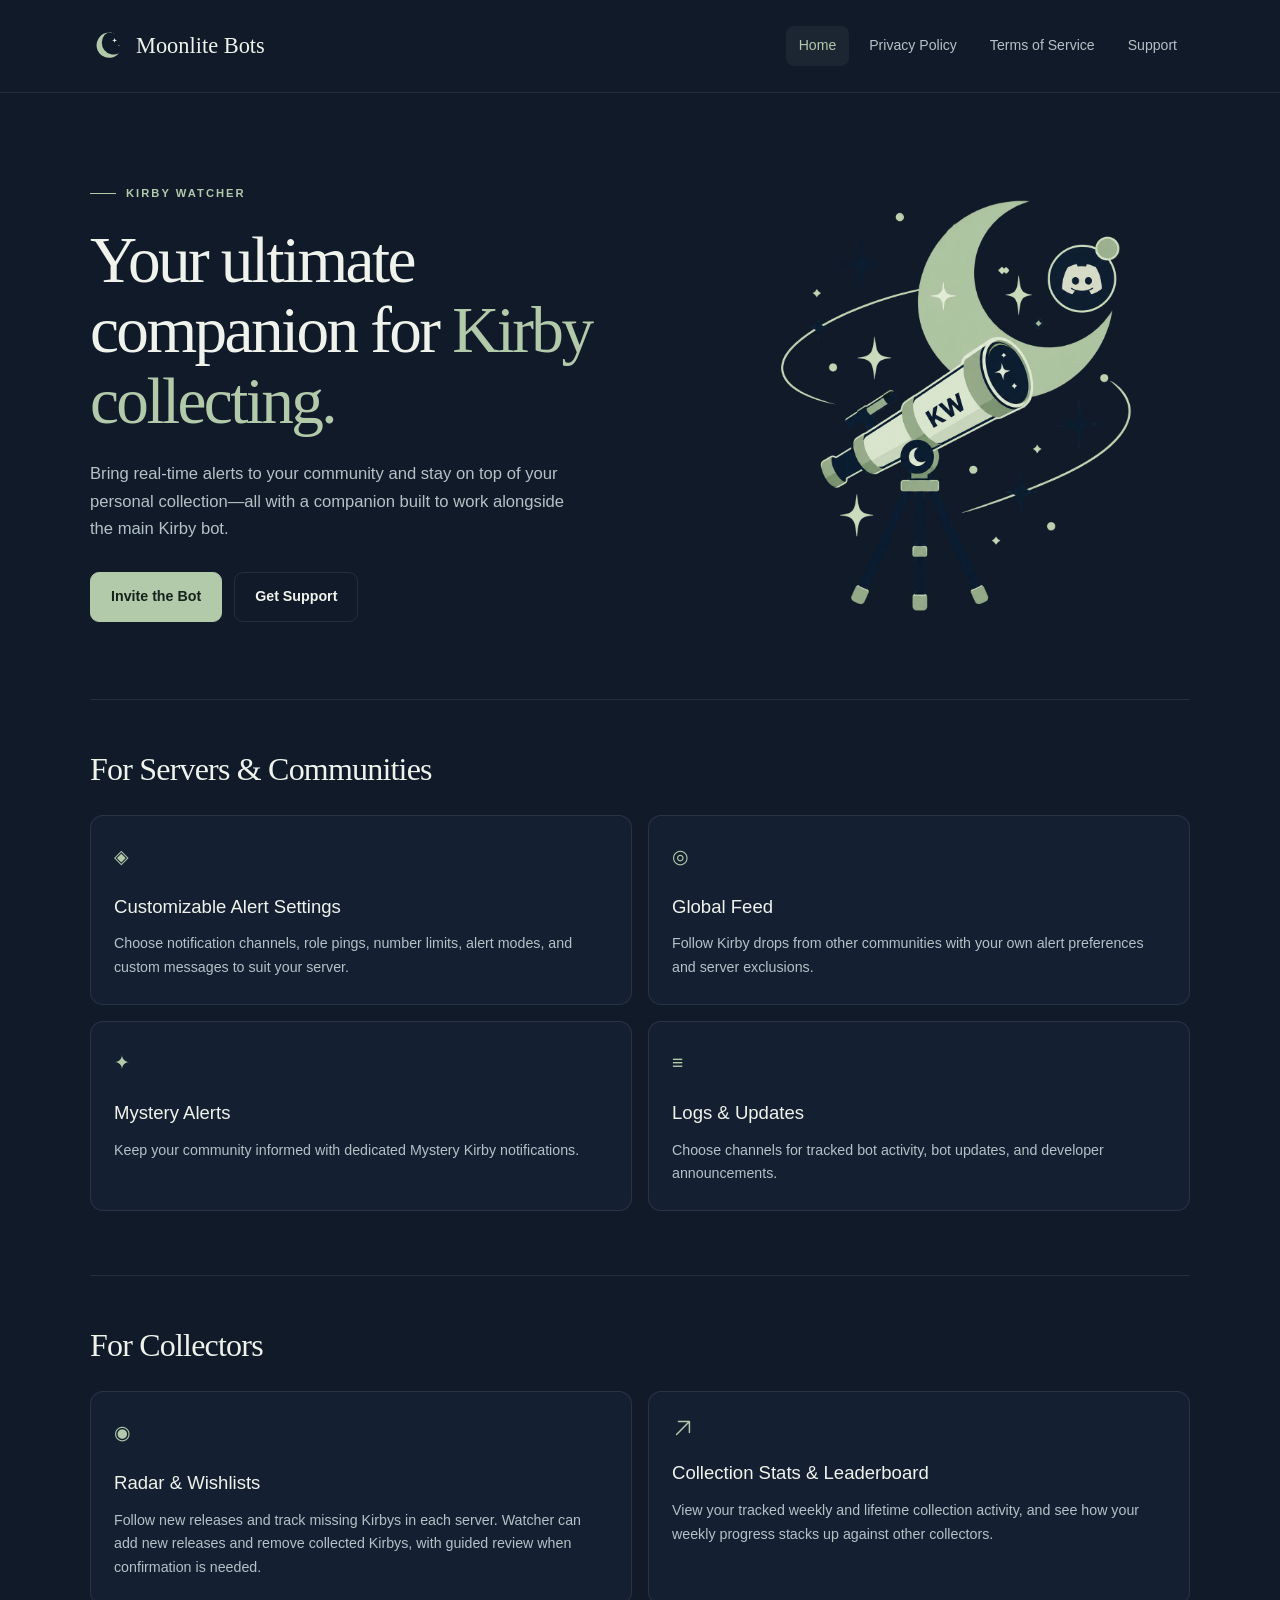
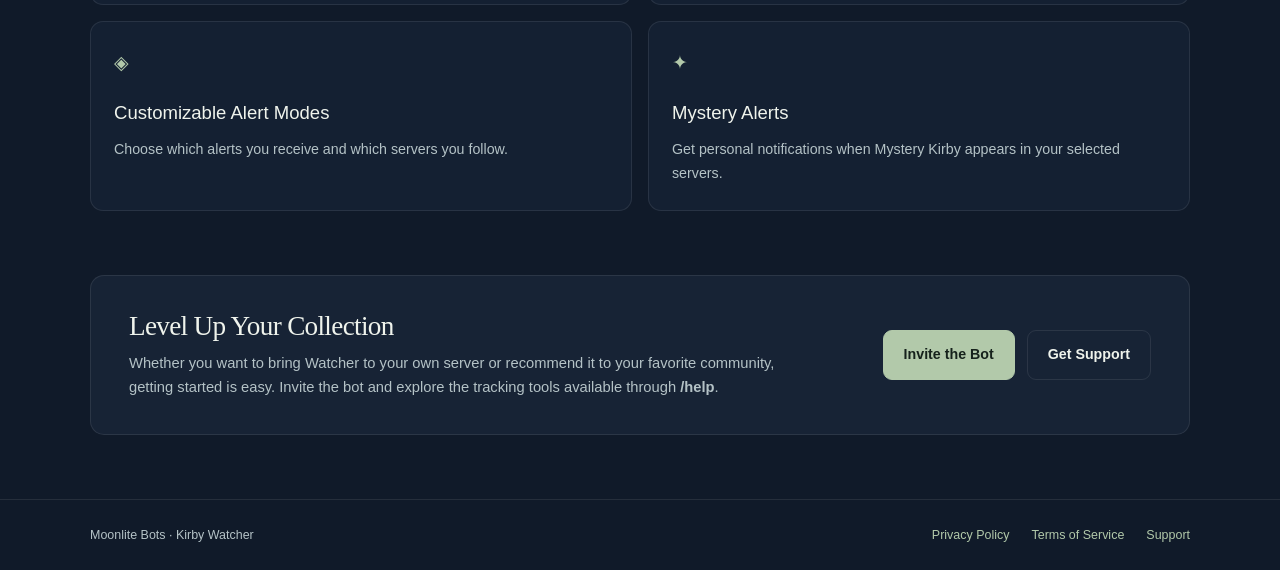
<file: index.html>
<!doctype html>
<html lang="en"><head><meta charset="utf-8"><meta name="viewport" content="width=device-width,initial-scale=1"><meta name="description" content="Your ultimate companion for Kirby collecting. Community alerts, global feeds, personal wishlists, and collection tracking."><title>Kirby Watcher · Moonlite Bots</title><link rel="icon" href="moon.svg" type="image/svg+xml"><link rel="stylesheet" href="style.css"></head>
<body><a class="skip" href="#main">Skip to content</a><header class="header"><div class="wrap header-inner"><a class="brand" href="index.html"><img src="moon.svg" alt="" width="34" height="34">Moonlite Bots</a><nav class="nav" aria-label="Main navigation"><a href="index.html" aria-current="page">Home</a><a href="privacy.html">Privacy Policy</a><a href="terms.html">Terms of Service</a><a href="support.html">Support</a></nav></div></header>
<main id="main" class="wrap"><section class="hero">
  <div class="hero-copy">
    <div class="eyebrow">Kirby Watcher</div>
    <h1>Your ultimate companion for <em>Kirby collecting.</em></h1>
    <p>Bring real-time alerts to your community and stay on top of your personal collection—all with a companion built to work alongside the main Kirby bot.</p>
    <div class="buttons"><a class="button primary" href="https://dsc.gg/kirby-watcher">Invite the Bot</a><a class="button" href="support.html">Get Support</a></div>
  </div>
  <div class="hero-art" aria-hidden="true"><img class="night-sky" src="watcher-telescope-kw.png" alt="" width="1280" height="1280"></div>
</section>

<section class="section">
  <div class="section-heading"><h2>For Servers &amp; Communities</h2></div>
  <div class="cards feature-cards">
    <article class="card"><span class="icon" aria-hidden="true">◈</span><h3>Customizable Alert Settings</h3><p>Choose notification channels, role pings, number limits, alert modes, and custom messages to suit your server.</p></article>
    <article class="card"><span class="icon" aria-hidden="true">◎</span><h3>Global Feed</h3><p>Follow Kirby drops from other communities with your own alert preferences and server exclusions.</p></article>
    <article class="card"><span class="icon" aria-hidden="true">✦</span><h3>Mystery Alerts</h3><p>Keep your community informed with dedicated Mystery Kirby notifications.</p></article>
    <article class="card"><span class="icon" aria-hidden="true">≡</span><h3>Logs &amp; Updates</h3><p>Choose channels for tracked bot activity, bot updates, and developer announcements.</p></article>
  </div>
</section>

<section class="section">
  <div class="section-heading"><h2>For Collectors</h2></div>
  <div class="cards feature-cards">
    <article class="card"><span class="icon" aria-hidden="true">◉</span><h3>Radar &amp; Wishlists</h3><p>Follow new releases and track missing Kirbys in each server. Watcher can add new releases and remove collected Kirbys, with guided review when confirmation is needed.</p></article>
    <article class="card"><span class="icon" aria-hidden="true"><svg width="22" height="22" viewBox="0 0 24 24" fill="none" xmlns="http://www.w3.org/2000/svg" style="display:block"><path d="M5 19 19 5M7 5h12v12" stroke="currentColor" stroke-width="1.6" stroke-linecap="round" stroke-linejoin="round"/></svg></span><h3>Collection Stats &amp; Leaderboard</h3><p>View your tracked weekly and lifetime collection activity, and see how your weekly progress stacks up against other collectors.</p></article>
    <article class="card"><span class="icon" aria-hidden="true">◈</span><h3>Customizable Alert Modes</h3><p>Choose which alerts you receive and which servers you follow.</p></article>
    <article class="card"><span class="icon" aria-hidden="true">✦</span><h3>Mystery Alerts</h3><p>Get personal notifications when Mystery Kirby appears in your selected servers.</p></article>
  </div>
</section>

<section class="cta">
  <div><h2>Level Up Your Collection</h2><p>Whether you want to bring Watcher to your own server or recommend it to your favorite community, getting started is easy. Invite the bot and explore the tracking tools available through <strong>/help</strong>.</p></div>
  <div class="buttons"><a class="button primary" href="https://dsc.gg/kirby-watcher">Invite the Bot</a><a class="button" href="support.html">Get Support</a></div>
</section>
</main><footer class="footer"><div class="wrap footer-inner"><span>Moonlite Bots · Kirby Watcher</span><div class="footer-links"><a href="privacy.html">Privacy Policy</a><a href="terms.html">Terms of Service</a><a href="support.html">Support</a></div></div></footer></body></html>
</file>
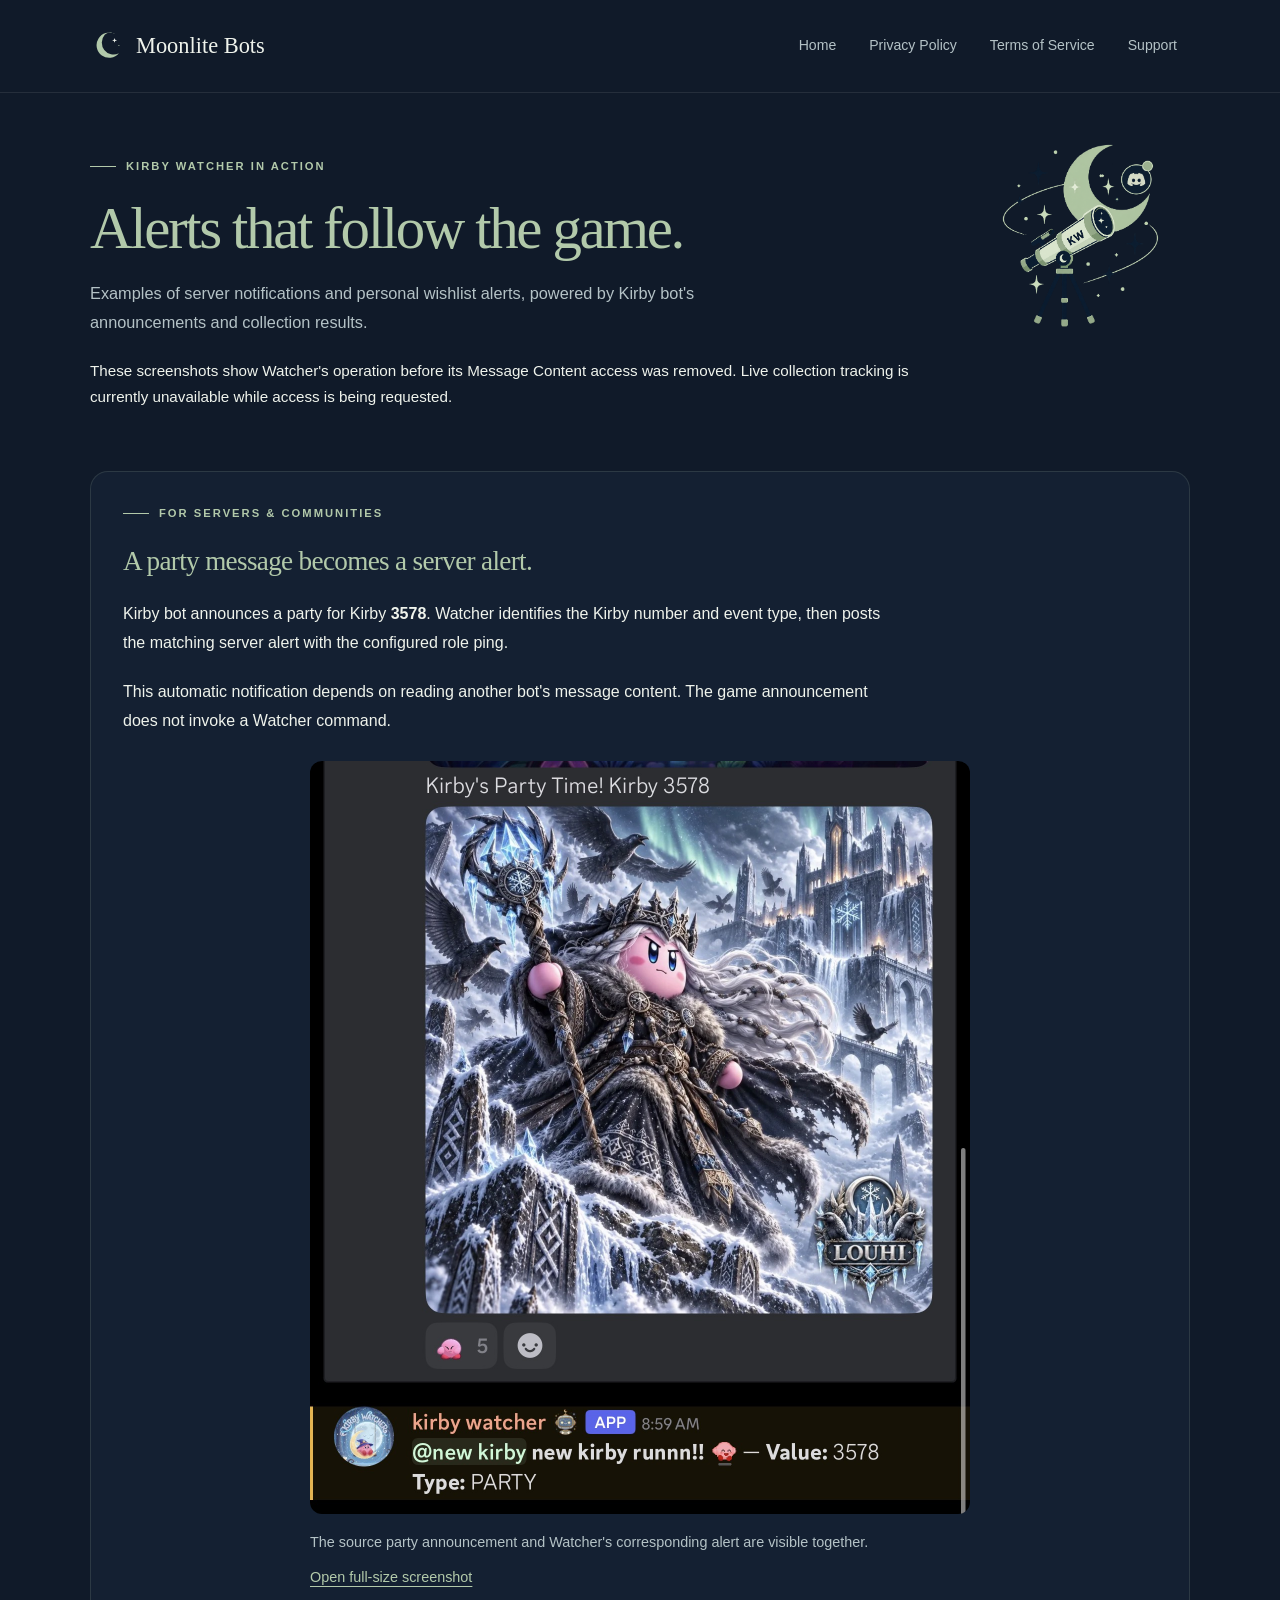
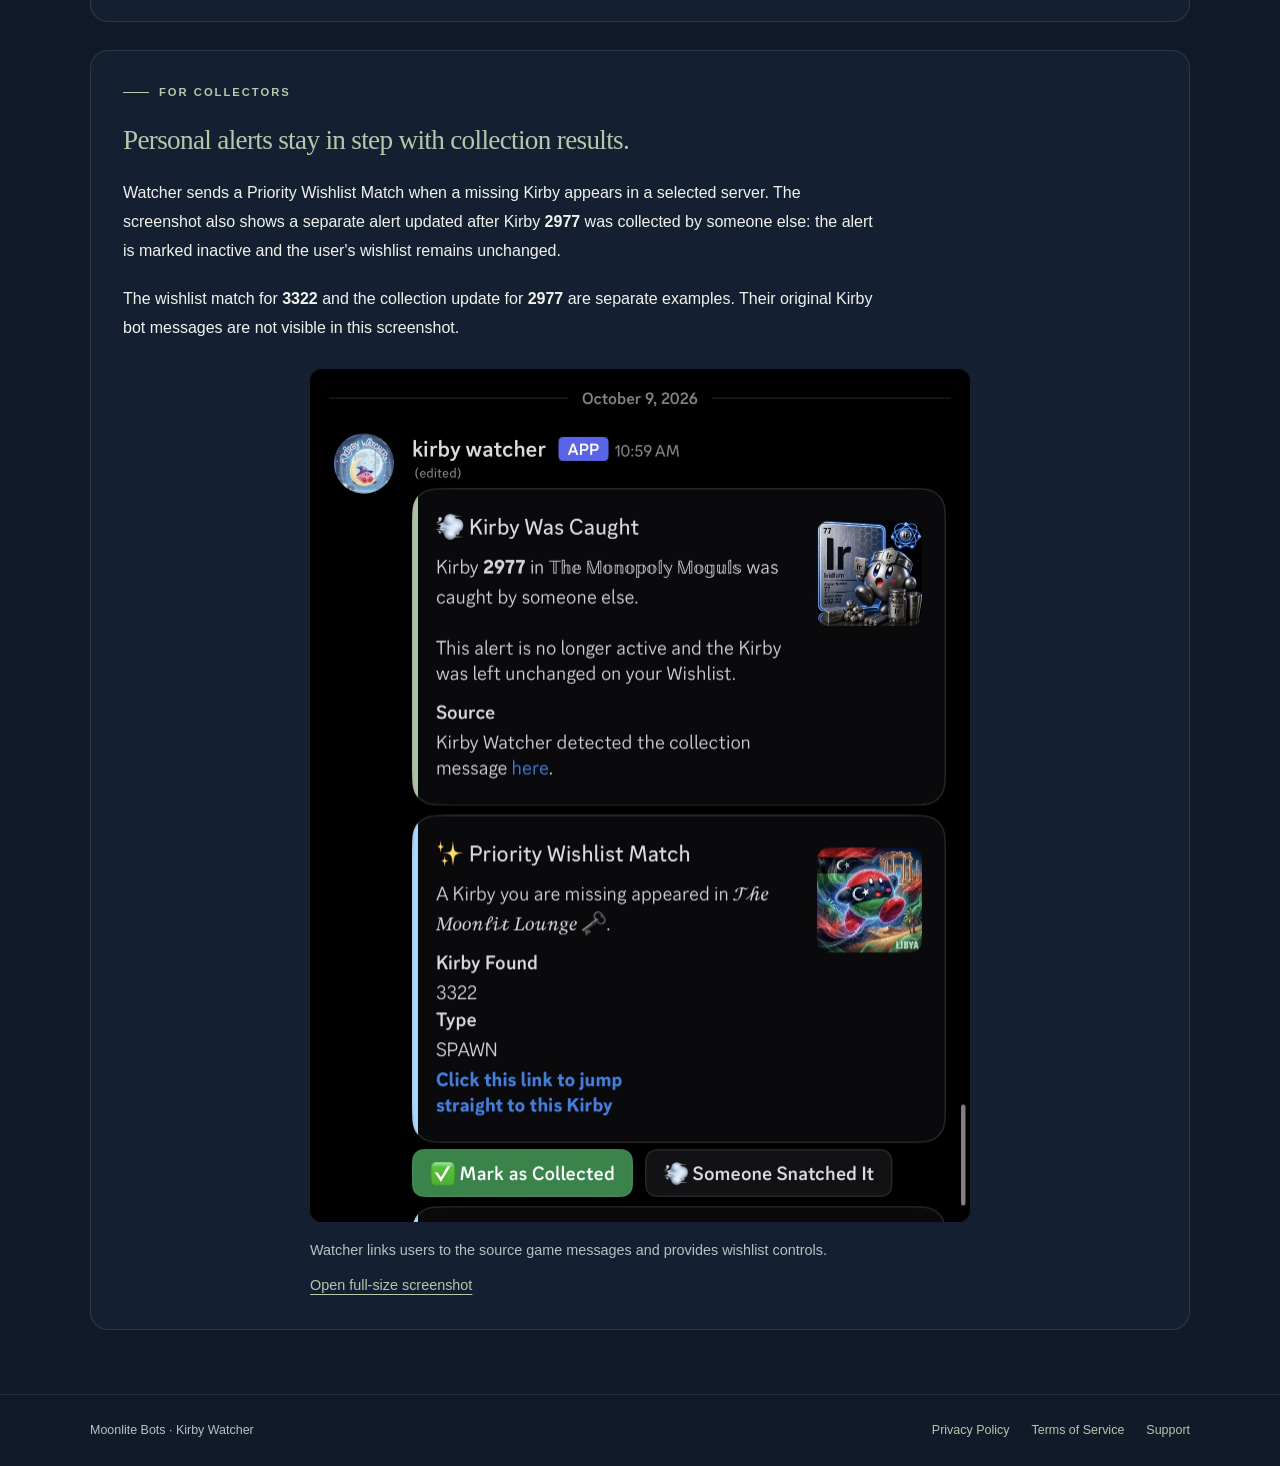
<file: examples.html>
<!doctype html>
<html lang="en"><head><meta charset="utf-8"><meta name="viewport" content="width=device-width,initial-scale=1"><meta name="description" content="Examples of Kirby Watcher's server notifications and personal wishlist alerts in Discord."><title>Kirby Watcher Examples · Moonlite Bots</title><link rel="icon" href="moon.svg" type="image/svg+xml"><link rel="stylesheet" href="style.css">
<style>
.example-list{display:grid;gap:28px;margin-bottom:64px}.example-card{border:1px solid #b2c9aa26;border-radius:18px;background:var(--panel-soft);padding:32px}.example-card h2{color:var(--sage);font-size:1.7rem;margin-top:0}.example-card p{max-width:760px;line-height:1.8}.example-card figure{margin:26px 0 0}.example-card img{display:block;width:100%;max-width:660px;height:auto;margin:auto;border-radius:12px}.example-card figcaption{max-width:660px;margin:16px auto 0;font-size:.9rem;line-height:1.7;color:var(--muted)}.example-card .image-link{display:inline-block;margin-top:10px}.examples-note{margin-top:18px;font-size:.95rem;line-height:1.7}@media(max-width:650px){.example-card{padding:22px}.example-card h2{font-size:1.4rem}.example-list{gap:20px;margin-bottom:40px}}
</style></head><body><a class="skip" href="#main">Skip to content</a><header class="header"><div class="wrap header-inner"><a class="brand" href="index.html"><img src="moon.svg" alt="" width="34" height="34">Moonlite Bots</a><nav class="nav" aria-label="Main navigation"><a href="index.html">Home</a><a href="privacy.html">Privacy Policy</a><a href="terms.html">Terms of Service</a><a href="support.html">Support</a></nav></div></header>

<main id="main" class="wrap"><header class="page-intro"><div class="eyebrow">Kirby Watcher in action</div><h1>Alerts that follow the game.</h1><p class="intro">Examples of server notifications and personal wishlist alerts, powered by Kirby bot's announcements and collection results.</p><p class="examples-note">These screenshots show Watcher's operation before its Message Content access was removed. Live collection tracking is currently unavailable while access is being requested.</p></header>
<section class="example-list" aria-label="Discord feature examples">
<article class="example-card" id="server-alert"><div class="eyebrow">For servers &amp; communities</div><h2>A party message becomes a server alert.</h2><p>Kirby bot announces a party for Kirby <strong>3578</strong>. Watcher identifies the Kirby number and event type, then posts the matching server alert with the configured role ping.</p><p>This automatic notification depends on reading another bot's message content. The game announcement does not invoke a Watcher command.</p><figure><img src="example-server-alert.png" alt="Discord screenshot showing a Kirby party announcement for 3578 followed by Kirby Watcher's role alert identifying value 3578 and type PARTY." width="1320" height="1506"><figcaption>The source party announcement and Watcher's corresponding alert are visible together.<br><a class="image-link" href="example-server-alert.png">Open full-size screenshot</a></figcaption></figure></article>
<article class="example-card" id="wishlist-alert"><div class="eyebrow">For collectors</div><h2>Personal alerts stay in step with collection results.</h2><p>Watcher sends a Priority Wishlist Match when a missing Kirby appears in a selected server. The screenshot also shows a separate alert updated after Kirby <strong>2977</strong> was collected by someone else: the alert is marked inactive and the user's wishlist remains unchanged.</p><p>The wishlist match for <strong>3322</strong> and the collection update for <strong>2977</strong> are separate examples. Their original Kirby bot messages are not visible in this screenshot.</p><figure><img src="example-wishlist-alert.png" alt="Kirby Watcher DM screenshot showing a caught-by-someone-else update for Kirby 2977 and a Priority Wishlist Match spawn alert for Kirby 3322." width="1320" height="1707" loading="lazy"><figcaption>Watcher links users to the source game messages and provides wishlist controls.<br><a class="image-link" href="example-wishlist-alert.png">Open full-size screenshot</a></figcaption></figure></article>
</section></main><footer class="footer"><div class="wrap footer-inner"><span>Moonlite Bots · Kirby Watcher</span><div class="footer-links"><a href="privacy.html">Privacy Policy</a><a href="terms.html">Terms of Service</a><a href="support.html">Support</a></div></div></footer></body></html>
</file>
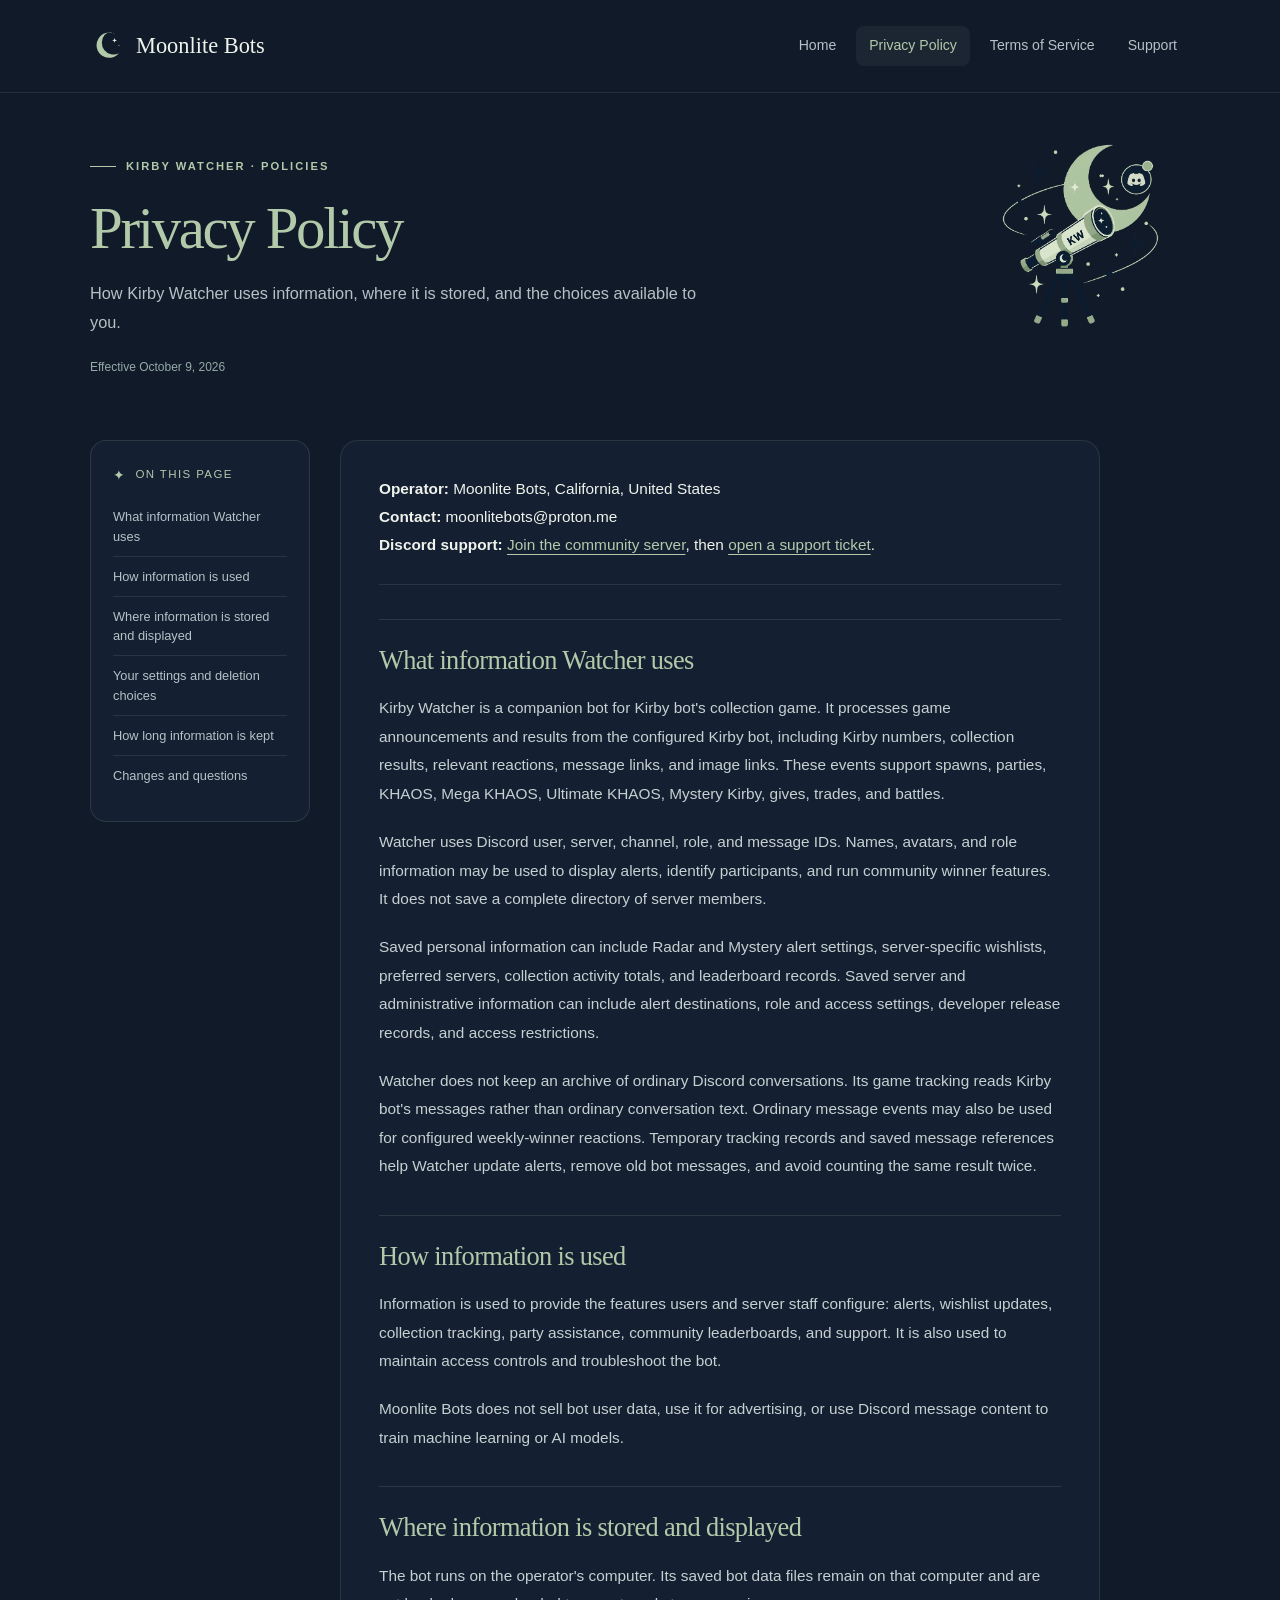
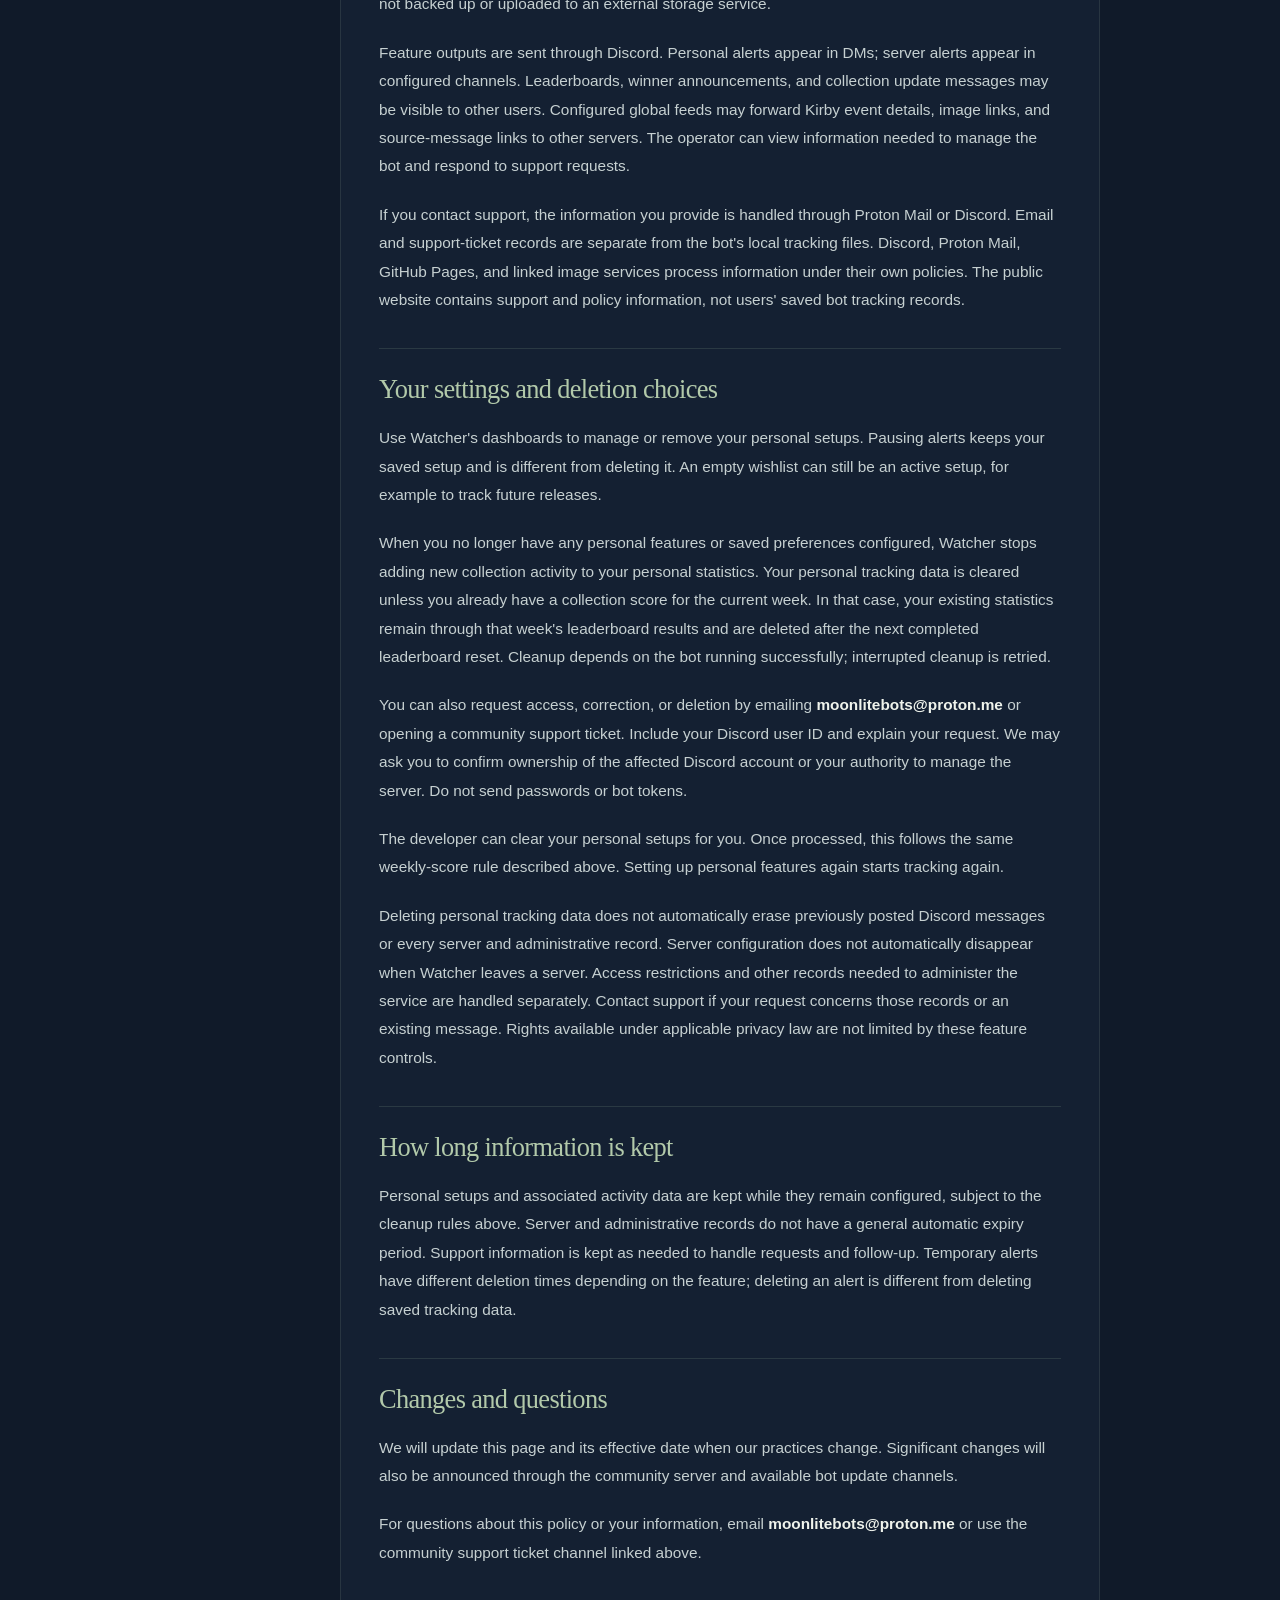
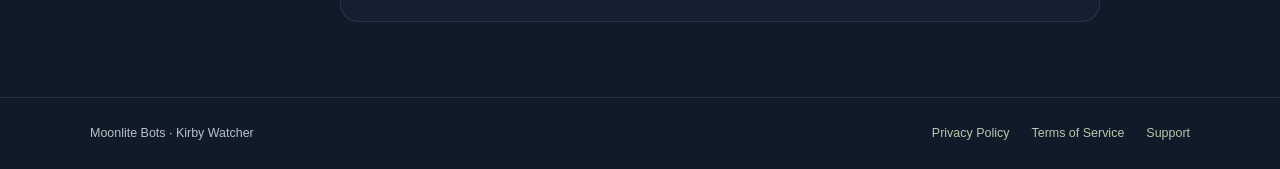
<file: privacy.html>
<!doctype html>
<html lang="en"><head><meta charset="utf-8"><meta name="viewport" content="width=device-width,initial-scale=1"><meta name="description" content="How Kirby Watcher uses information, where it is stored, and the choices available to you."><title>Privacy Policy · Moonlite Bots</title><link rel="icon" href="moon.svg" type="image/svg+xml"><link rel="stylesheet" href="style.css"></head>
<body><a class="skip" href="#main">Skip to content</a><header class="header"><div class="wrap header-inner"><a class="brand" href="index.html"><img src="moon.svg" alt="" width="34" height="34">Moonlite Bots</a><nav class="nav" aria-label="Main navigation"><a href="index.html">Home</a><a href="privacy.html" aria-current="page">Privacy Policy</a><a href="terms.html">Terms of Service</a><a href="support.html">Support</a></nav></div></header>
<main id="main" class="wrap"><header class="page-intro"><div class="eyebrow">Kirby Watcher · Policies</div><h1>Privacy Policy</h1><p class="intro">How Kirby Watcher uses information, where it is stored, and the choices available to you.</p><p class="date">Effective October 9, 2026</p></header><div class="legal-layout"><aside class="toc" aria-label="On this page"><h2>On this page</h2><a href="#what-information-watcher-uses">What information Watcher uses</a><a href="#how-information-is-used">How information is used</a><a href="#where-information-is-stored-and-displayed">Where information is stored and displayed</a><a href="#your-settings-and-deletion-choices">Your settings and deletion choices</a><a href="#how-long-information-is-kept">How long information is kept</a><a href="#changes-and-questions">Changes and questions</a></aside><article class="legal-content"><p><strong>Operator:</strong> Moonlite Bots, California, United States<br><strong>Contact:</strong> moonlitebots@proton.me<br><strong>Discord support:</strong> <a href="https://discord.gg/wmxgSKNbfu">Join the community server</a>, then <a href="https://discord.com/channels/1401075694896676884/1401089068707872880">open a support ticket</a>.</p>
<h2 id="what-information-watcher-uses">What information Watcher uses</h2>
<p>Kirby Watcher is a companion bot for Kirby bot&#x27;s collection game. It processes game announcements and results from the configured Kirby bot, including Kirby numbers, collection results, relevant reactions, message links, and image links. These events support spawns, parties, KHAOS, Mega KHAOS, Ultimate KHAOS, Mystery Kirby, gives, trades, and battles.</p>
<p>Watcher uses Discord user, server, channel, role, and message IDs. Names, avatars, and role information may be used to display alerts, identify participants, and run community winner features. It does not save a complete directory of server members.</p>
<p>Saved personal information can include Radar and Mystery alert settings, server-specific wishlists, preferred servers, collection activity totals, and leaderboard records. Saved server and administrative information can include alert destinations, role and access settings, developer release records, and access restrictions.</p>
<p>Watcher does not keep an archive of ordinary Discord conversations. Its game tracking reads Kirby bot&#x27;s messages rather than ordinary conversation text. Ordinary message events may also be used for configured weekly-winner reactions. Temporary tracking records and saved message references help Watcher update alerts, remove old bot messages, and avoid counting the same result twice.</p>
<h2 id="how-information-is-used">How information is used</h2>
<p>Information is used to provide the features users and server staff configure: alerts, wishlist updates, collection tracking, party assistance, community leaderboards, and support. It is also used to maintain access controls and troubleshoot the bot.</p>
<p>Moonlite Bots does not sell bot user data, use it for advertising, or use Discord message content to train machine learning or AI models.</p>
<h2 id="where-information-is-stored-and-displayed">Where information is stored and displayed</h2>
<p>The bot runs on the operator&#x27;s computer. Its saved bot data files remain on that computer and are not backed up or uploaded to an external storage service.</p>
<p>Feature outputs are sent through Discord. Personal alerts appear in DMs; server alerts appear in configured channels. Leaderboards, winner announcements, and collection update messages may be visible to other users. Configured global feeds may forward Kirby event details, image links, and source-message links to other servers. The operator can view information needed to manage the bot and respond to support requests.</p>
<p>If you contact support, the information you provide is handled through Proton Mail or Discord. Email and support-ticket records are separate from the bot&#x27;s local tracking files. Discord, Proton Mail, GitHub Pages, and linked image services process information under their own policies. The public website contains support and policy information, not users&#x27; saved bot tracking records.</p>
<h2 id="your-settings-and-deletion-choices">Your settings and deletion choices</h2>
<p>Use Watcher&#x27;s dashboards to manage or remove your personal setups. Pausing alerts keeps your saved setup and is different from deleting it. An empty wishlist can still be an active setup, for example to track future releases.</p>
<p>When you no longer have any personal features or saved preferences configured, Watcher stops adding new collection activity to your personal statistics. Your personal tracking data is cleared unless you already have a collection score for the current week. In that case, your existing statistics remain through that week&#x27;s leaderboard results and are deleted after the next completed leaderboard reset. Cleanup depends on the bot running successfully; interrupted cleanup is retried.</p>
<p>You can also request access, correction, or deletion by emailing <strong>moonlitebots@proton.me</strong> or opening a community support ticket. Include your Discord user ID and explain your request. We may ask you to confirm ownership of the affected Discord account or your authority to manage the server. Do not send passwords or bot tokens.</p>
<p>The developer can clear your personal setups for you. Once processed, this follows the same weekly-score rule described above. Setting up personal features again starts tracking again.</p>
<p>Deleting personal tracking data does not automatically erase previously posted Discord messages or every server and administrative record. Server configuration does not automatically disappear when Watcher leaves a server. Access restrictions and other records needed to administer the service are handled separately. Contact support if your request concerns those records or an existing message. Rights available under applicable privacy law are not limited by these feature controls.</p>
<h2 id="how-long-information-is-kept">How long information is kept</h2>
<p>Personal setups and associated activity data are kept while they remain configured, subject to the cleanup rules above. Server and administrative records do not have a general automatic expiry period. Support information is kept as needed to handle requests and follow-up. Temporary alerts have different deletion times depending on the feature; deleting an alert is different from deleting saved tracking data.</p>
<h2 id="changes-and-questions">Changes and questions</h2>
<p>We will update this page and its effective date when our practices change. Significant changes will also be announced through the community server and available bot update channels.</p>
<p>For questions about this policy or your information, email <strong>moonlitebots@proton.me</strong> or use the community support ticket channel linked above.</p></article></div></main><footer class="footer"><div class="wrap footer-inner"><span>Moonlite Bots · Kirby Watcher</span><div class="footer-links"><a href="privacy.html">Privacy Policy</a><a href="terms.html">Terms of Service</a><a href="support.html">Support</a></div></div></footer></body></html>
</file>
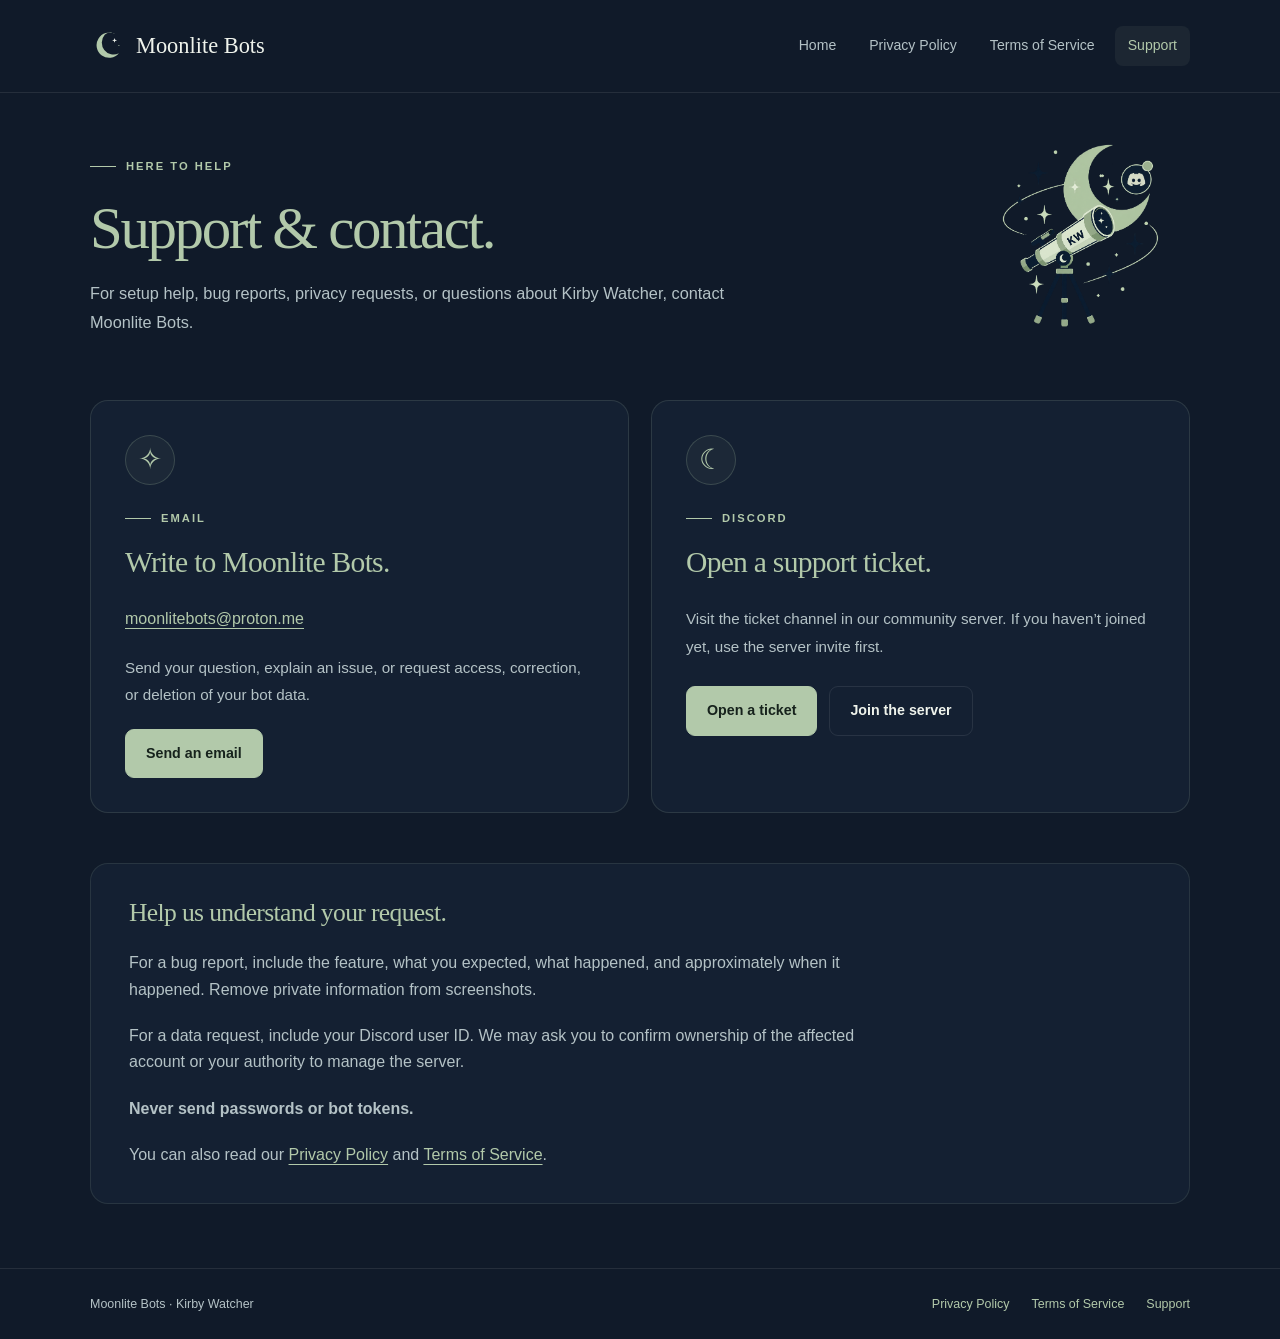
<file: support.html>
<!doctype html>
<html lang="en"><head><meta charset="utf-8"><meta name="viewport" content="width=device-width,initial-scale=1"><meta name="description" content="Contact Moonlite Bots by email or through a community Discord support ticket."><title>Support · Moonlite Bots</title><link rel="icon" href="moon.svg" type="image/svg+xml"><link rel="stylesheet" href="style.css"></head>
<body><a class="skip" href="#main">Skip to content</a><header class="header"><div class="wrap header-inner"><a class="brand" href="index.html"><img src="moon.svg" alt="" width="34" height="34">Moonlite Bots</a><nav class="nav" aria-label="Main navigation"><a href="index.html">Home</a><a href="privacy.html">Privacy Policy</a><a href="terms.html">Terms of Service</a><a href="support.html" aria-current="page">Support</a></nav></div></header>
<main id="main" class="wrap"><header class="page-intro"><div class="eyebrow">Here to help</div><h1>Support &amp; contact.</h1><p class="intro">For setup help, bug reports, privacy requests, or questions about Kirby Watcher, contact Moonlite Bots.</p></header><section class="support-cards" aria-label="Support options"><article class="support-card"><div class="eyebrow">Email</div><h2>Write to Moonlite Bots.</h2><p class="address"><a href="mailto:moonlitebots@proton.me">moonlitebots@proton.me</a></p><p>Send your question, explain an issue, or request access, correction, or deletion of your bot data.</p><a class="button primary" href="mailto:moonlitebots@proton.me">Send an email</a></article><article class="support-card"><div class="eyebrow">Discord</div><h2>Open a support ticket.</h2><p>Visit the ticket channel in our community server. If you haven’t joined yet, use the server invite first.</p><div class="buttons"><a class="button primary" href="https://discord.com/channels/1401075694896676884/1401089068707872880">Open a ticket</a><a class="button" href="https://discord.gg/wmxgSKNbfu">Join the server</a></div></article></section><section class="support-note"><h2>Help us understand your request.</h2><p>For a bug report, include the feature, what you expected, what happened, and approximately when it happened. Remove private information from screenshots.</p><p>For a data request, include your Discord user ID. We may ask you to confirm ownership of the affected account or your authority to manage the server.</p><p><strong>Never send passwords or bot tokens.</strong></p><p>You can also read our <a href="privacy.html">Privacy Policy</a> and <a href="terms.html">Terms of Service</a>.</p></section></main><footer class="footer"><div class="wrap footer-inner"><span>Moonlite Bots · Kirby Watcher</span><div class="footer-links"><a href="privacy.html">Privacy Policy</a><a href="terms.html">Terms of Service</a><a href="support.html">Support</a></div></div></footer></body></html>
</file>
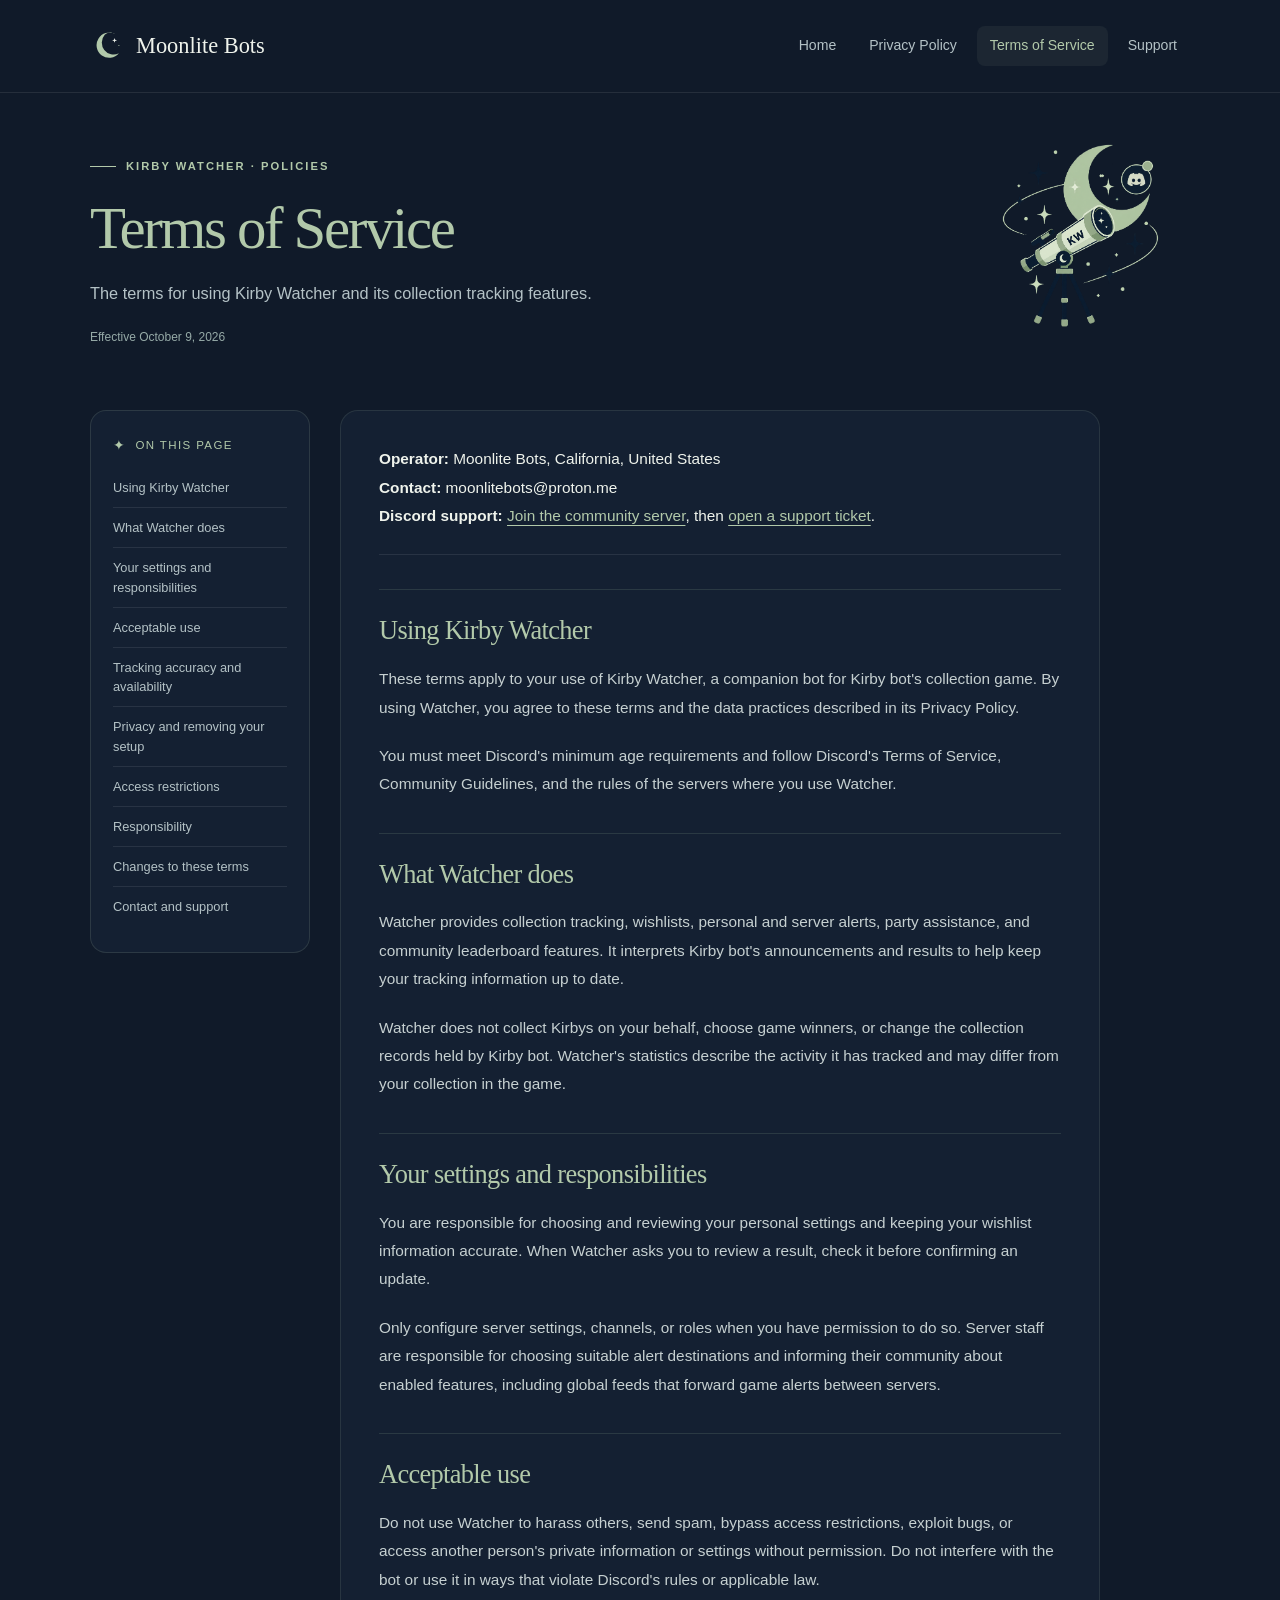
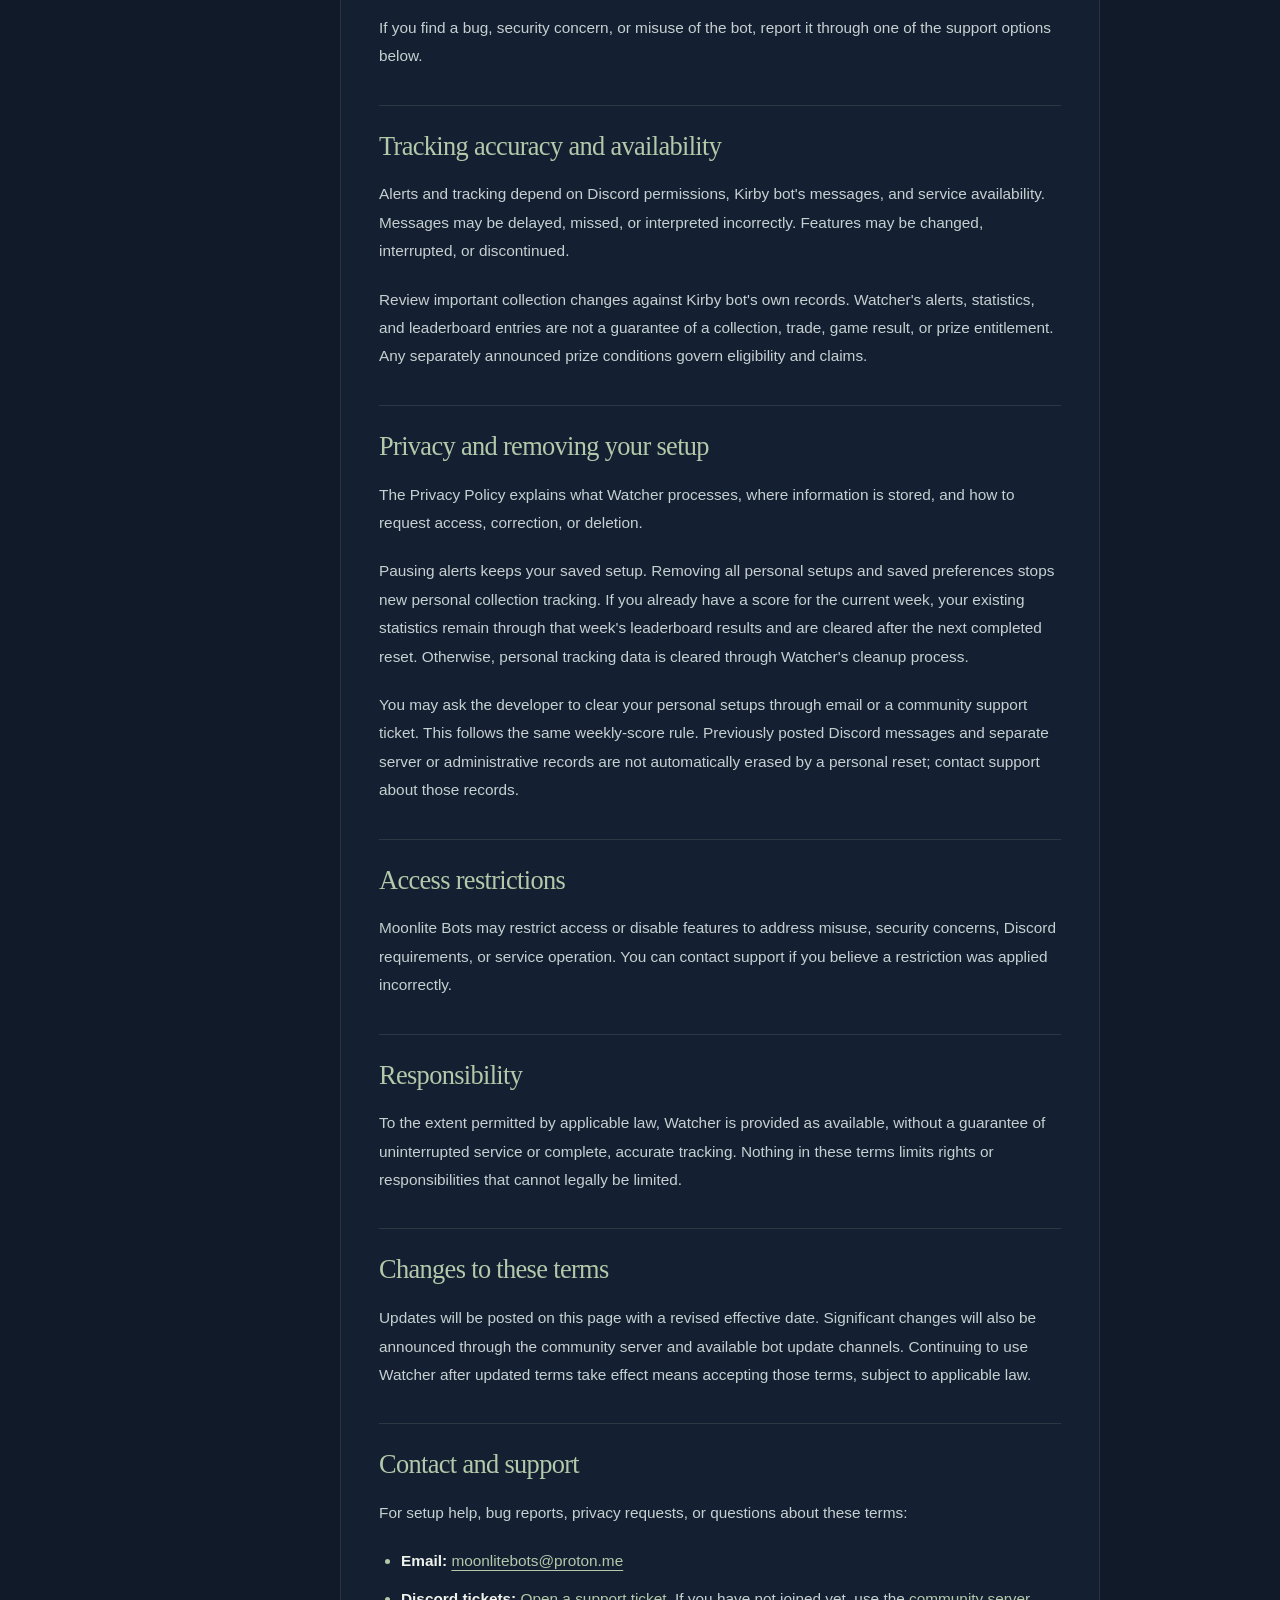
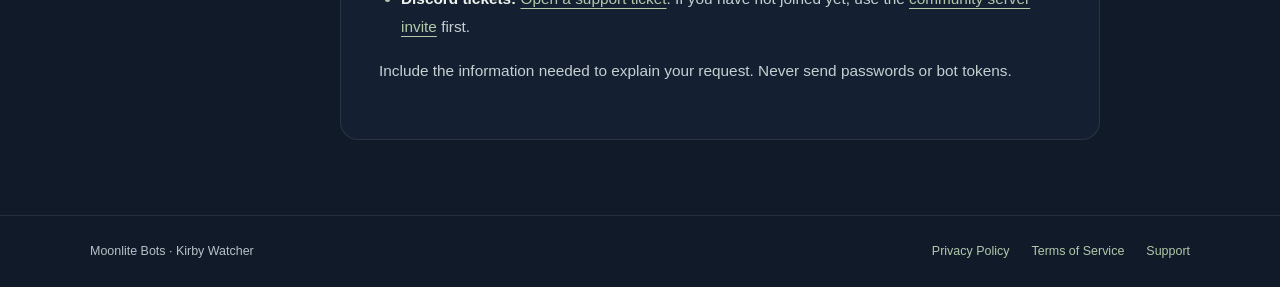
<file: terms.html>
<!doctype html>
<html lang="en"><head><meta charset="utf-8"><meta name="viewport" content="width=device-width,initial-scale=1"><meta name="description" content="The terms for using Kirby Watcher and its collection tracking features."><title>Terms of Service · Moonlite Bots</title><link rel="icon" href="moon.svg" type="image/svg+xml"><link rel="stylesheet" href="style.css"></head>
<body><a class="skip" href="#main">Skip to content</a><header class="header"><div class="wrap header-inner"><a class="brand" href="index.html"><img src="moon.svg" alt="" width="34" height="34">Moonlite Bots</a><nav class="nav" aria-label="Main navigation"><a href="index.html">Home</a><a href="privacy.html">Privacy Policy</a><a href="terms.html" aria-current="page">Terms of Service</a><a href="support.html">Support</a></nav></div></header>
<main id="main" class="wrap"><header class="page-intro"><div class="eyebrow">Kirby Watcher · Policies</div><h1>Terms of Service</h1><p class="intro">The terms for using Kirby Watcher and its collection tracking features.</p><p class="date">Effective October 9, 2026</p></header><div class="legal-layout"><aside class="toc" aria-label="On this page"><h2>On this page</h2><a href="#using-kirby-watcher">Using Kirby Watcher</a><a href="#what-watcher-does">What Watcher does</a><a href="#your-settings-and-responsibilities">Your settings and responsibilities</a><a href="#acceptable-use">Acceptable use</a><a href="#tracking-accuracy-and-availability">Tracking accuracy and availability</a><a href="#privacy-and-removing-your-setup">Privacy and removing your setup</a><a href="#access-restrictions">Access restrictions</a><a href="#responsibility">Responsibility</a><a href="#changes-to-these-terms">Changes to these terms</a><a href="#contact-and-support">Contact and support</a></aside><article class="legal-content"><p><strong>Operator:</strong> Moonlite Bots, California, United States<br><strong>Contact:</strong> moonlitebots@proton.me<br><strong>Discord support:</strong> <a href="https://discord.gg/wmxgSKNbfu">Join the community server</a>, then <a href="https://discord.com/channels/1401075694896676884/1401089068707872880">open a support ticket</a>.</p>
<h2 id="using-kirby-watcher">Using Kirby Watcher</h2>
<p>These terms apply to your use of Kirby Watcher, a companion bot for Kirby bot&#x27;s collection game. By using Watcher, you agree to these terms and the data practices described in its Privacy Policy.</p>
<p>You must meet Discord&#x27;s minimum age requirements and follow Discord&#x27;s Terms of Service, Community Guidelines, and the rules of the servers where you use Watcher.</p>
<h2 id="what-watcher-does">What Watcher does</h2>
<p>Watcher provides collection tracking, wishlists, personal and server alerts, party assistance, and community leaderboard features. It interprets Kirby bot&#x27;s announcements and results to help keep your tracking information up to date.</p>
<p>Watcher does not collect Kirbys on your behalf, choose game winners, or change the collection records held by Kirby bot. Watcher&#x27;s statistics describe the activity it has tracked and may differ from your collection in the game.</p>
<h2 id="your-settings-and-responsibilities">Your settings and responsibilities</h2>
<p>You are responsible for choosing and reviewing your personal settings and keeping your wishlist information accurate. When Watcher asks you to review a result, check it before confirming an update.</p>
<p>Only configure server settings, channels, or roles when you have permission to do so. Server staff are responsible for choosing suitable alert destinations and informing their community about enabled features, including global feeds that forward game alerts between servers.</p>
<h2 id="acceptable-use">Acceptable use</h2>
<p>Do not use Watcher to harass others, send spam, bypass access restrictions, exploit bugs, or access another person&#x27;s private information or settings without permission. Do not interfere with the bot or use it in ways that violate Discord&#x27;s rules or applicable law.</p>
<p>If you find a bug, security concern, or misuse of the bot, report it through one of the support options below.</p>
<h2 id="tracking-accuracy-and-availability">Tracking accuracy and availability</h2>
<p>Alerts and tracking depend on Discord permissions, Kirby bot&#x27;s messages, and service availability. Messages may be delayed, missed, or interpreted incorrectly. Features may be changed, interrupted, or discontinued.</p>
<p>Review important collection changes against Kirby bot&#x27;s own records. Watcher&#x27;s alerts, statistics, and leaderboard entries are not a guarantee of a collection, trade, game result, or prize entitlement. Any separately announced prize conditions govern eligibility and claims.</p>
<h2 id="privacy-and-removing-your-setup">Privacy and removing your setup</h2>
<p>The Privacy Policy explains what Watcher processes, where information is stored, and how to request access, correction, or deletion.</p>
<p>Pausing alerts keeps your saved setup. Removing all personal setups and saved preferences stops new personal collection tracking. If you already have a score for the current week, your existing statistics remain through that week&#x27;s leaderboard results and are cleared after the next completed reset. Otherwise, personal tracking data is cleared through Watcher&#x27;s cleanup process.</p>
<p>You may ask the developer to clear your personal setups through email or a community support ticket. This follows the same weekly-score rule. Previously posted Discord messages and separate server or administrative records are not automatically erased by a personal reset; contact support about those records.</p>
<h2 id="access-restrictions">Access restrictions</h2>
<p>Moonlite Bots may restrict access or disable features to address misuse, security concerns, Discord requirements, or service operation. You can contact support if you believe a restriction was applied incorrectly.</p>
<h2 id="responsibility">Responsibility</h2>
<p>To the extent permitted by applicable law, Watcher is provided as available, without a guarantee of uninterrupted service or complete, accurate tracking. Nothing in these terms limits rights or responsibilities that cannot legally be limited.</p>
<h2 id="changes-to-these-terms">Changes to these terms</h2>
<p>Updates will be posted on this page with a revised effective date. Significant changes will also be announced through the community server and available bot update channels. Continuing to use Watcher after updated terms take effect means accepting those terms, subject to applicable law.</p>
<h2 id="contact-and-support">Contact and support</h2>
<p>For setup help, bug reports, privacy requests, or questions about these terms:</p>
<ul><li><strong>Email:</strong> <a href="mailto:moonlitebots@proton.me">moonlitebots@proton.me</a></li><li><strong>Discord tickets:</strong> <a href="https://discord.com/channels/1401075694896676884/1401089068707872880">Open a support ticket</a>. If you have not joined yet, use the <a href="https://discord.gg/wmxgSKNbfu">community server invite</a> first.</li></ul>
<p>Include the information needed to explain your request. Never send passwords or bot tokens.</p></article></div></main><footer class="footer"><div class="wrap footer-inner"><span>Moonlite Bots · Kirby Watcher</span><div class="footer-links"><a href="privacy.html">Privacy Policy</a><a href="terms.html">Terms of Service</a><a href="support.html">Support</a></div></div></footer></body></html>
</file>
<file: style.css>
:root{color-scheme:dark;--bg:#101a29;--panel:#172335;--panel-soft:#142032;--ink:#eff3ec;--muted:#b4c2c6;--sage:#b2c9aa;--line:#ffffff16;--serif:Georgia,'Times New Roman',serif}
*{box-sizing:border-box}html{scroll-behavior:smooth;scroll-padding-top:110px}body{margin:0;background:var(--bg);color:var(--ink);font-family:Arial,Helvetica,sans-serif;line-height:1.65}a{color:var(--sage);text-underline-offset:4px}a:hover{color:#d5e6ce}a:focus-visible,summary:focus-visible{outline:2px solid var(--sage);outline-offset:5px}h1,h2,h3,p{margin-top:0}h1,h2,h3{font-weight:400}h1,h2{font-family:var(--serif)}h1{font-size:clamp(2.7rem,5.1vw,4.5rem);line-height:1.08;letter-spacing:-.04em;margin-bottom:24px}h2{font-size:2rem;line-height:1.2;letter-spacing:-.025em}h3{font-size:1.16rem}p{margin-bottom:20px}.wrap{width:min(1100px,calc(100% - 64px));margin:auto}.preview{background:#b2c9aa12;text-align:center;color:#c8d9c1;font-size:.75rem;letter-spacing:.055em;padding:6px 16px;border-bottom:1px solid var(--line)}.skip{position:absolute;left:20px;top:-70px;background:var(--sage);color:var(--bg);padding:10px;z-index:10}.skip:focus{top:12px}
.header{border-bottom:1px solid var(--line)}.header-inner{min-height:92px;display:flex;align-items:center;justify-content:space-between;gap:26px}.brand{display:flex;align-items:center;gap:12px;text-decoration:none;color:var(--ink);font-family:var(--serif);font-size:1.4rem;white-space:nowrap}.brand img{width:34px;height:34px}.nav{display:flex;gap:7px;flex-wrap:wrap}.nav a{color:var(--muted);text-decoration:none;padding:8px 13px;border-radius:8px;font-size:.88rem}.nav a:hover,.nav a[aria-current=page]{background:#b2c9aa12;color:var(--sage)}
.eyebrow{display:flex;align-items:center;gap:10px;color:var(--sage);font-size:.7rem;font-weight:600;letter-spacing:.18em;text-transform:uppercase;margin-bottom:22px}.eyebrow:before{content:'';width:26px;height:1px;background:var(--sage)}.hero{display:grid;grid-template-columns:1.13fr 1fr;gap:64px;align-items:center;padding:90px 0 76px}.hero-copy>p{font-size:1.04rem;color:var(--muted);max-width:490px}.hero h1 em{color:var(--sage);font-style:normal}.buttons{display:flex;gap:12px;flex-wrap:wrap;margin-top:30px}.button{display:inline-flex;align-items:center;justify-content:center;border:1px solid var(--line);padding:12px 20px;border-radius:9px;text-decoration:none;font-size:.89rem;color:var(--ink);font-weight:600}.button.primary{background:var(--sage);color:#16221c;border-color:var(--sage)}.button:hover{border-color:var(--sage);color:var(--sage)}.button.primary:hover{background:#c8ddc0;color:#16221c}.hero-art{display:flex;align-items:center;justify-content:center;min-height:370px}.night-sky{display:block;width:100%;max-width:440px;height:auto}.section{padding:50px 0 64px;border-top:1px solid var(--line)}.section-heading{display:flex;align-items:baseline;justify-content:space-between;gap:24px}.section-heading>p{font-size:.9rem;color:var(--muted)}.cards{display:grid;grid-template-columns:repeat(4,1fr);gap:16px}.card{padding:25px 23px;background:var(--panel-soft);border:1px solid var(--line);border-radius:13px}.card p{color:var(--muted);font-size:.89rem;margin-bottom:0}.card .icon{display:block;color:var(--sage);margin-bottom:19px;font-size:1.2rem}.card h3{margin-bottom:10px}.cta{display:flex;justify-content:space-between;align-items:center;gap:25px;background:var(--panel);border:1px solid var(--line);border-radius:14px;padding:34px 38px;margin:0 0 64px}.cta h2{font-size:1.7rem;margin-bottom:8px}.cta p{color:var(--muted);font-size:.92rem;margin:0}.cta .buttons{margin:0}.footer{border-top:1px solid var(--line);color:var(--muted);font-size:.78rem}.footer-inner{display:flex;align-items:center;justify-content:space-between;gap:20px;flex-wrap:wrap;padding:25px 0}.footer a{text-decoration:none}.footer-links{display:flex;gap:22px;flex-wrap:wrap}
.page-intro{padding:60px 0 35px;max-width:820px}.page-intro h1{font-size:clamp(2.6rem,4.6vw,3.7rem);margin-bottom:18px}.page-intro .intro{color:var(--muted);max-width:640px}.page-intro .date{font-size:.81rem;color:var(--muted)}.legal-layout{display:grid;grid-template-columns:210px minmax(0,1fr);gap:60px;padding-bottom:75px;align-items:start}.toc{position:sticky;top:30px;background:var(--panel-soft);padding:20px;border:1px solid var(--line);border-radius:12px}.toc h2{font-family:Arial,Helvetica,sans-serif;font-size:.72rem;letter-spacing:.12em;text-transform:uppercase;color:var(--sage);margin-bottom:14px}.toc a{display:block;font-size:.8rem;text-decoration:none;color:var(--muted);padding:7px 0;line-height:1.5}.toc a:hover{color:var(--sage)}.legal-content{max-width:760px;font-size:.96rem;color:#c6d0d1}.legal-content>p:first-child{border-bottom:1px solid var(--line);padding-bottom:27px}.legal-content h2{color:var(--ink);font-size:1.62rem;margin:40px 0 18px}.legal-content strong{color:var(--ink);font-weight:600}.legal-content ul{padding-left:22px}.legal-content li{margin-bottom:9px}.support-cards{display:grid;grid-template-columns:1fr 1fr;gap:24px;margin:10px 0 50px}.support-card{padding:34px;border:1px solid var(--line);background:var(--panel-soft);border-radius:14px}.support-card .eyebrow{margin-bottom:18px}.support-card h2{font-size:1.75rem}.support-card p{color:var(--muted);font-size:.95rem}.support-card .address{font-size:1rem;overflow-wrap:anywhere}.support-note{border-top:1px solid var(--line);padding:35px 0 65px;max-width:740px}.support-note p{color:var(--muted)}.support-note h2{font-size:1.6rem}
@media(max-width:900px){.hero{gap:25px;padding-top:65px}.hero-art{min-height:310px}.cards{grid-template-columns:repeat(2,1fr)}.legal-layout{gap:32px;grid-template-columns:190px minmax(0,1fr)}.nav{gap:1px}.nav a{padding:8px 10px}}
@media(max-width:650px){.wrap{width:calc(100% - 36px)}.header-inner{padding:20px 0;min-height:0;display:block}.brand{font-size:1.3rem;margin-bottom:16px}.nav{gap:3px}.nav a{font-size:.8rem;padding:7px 9px}.hero{grid-template-columns:1fr;padding:46px 0 42px;gap:15px}.hero h1{font-size:3.15rem}.hero-copy>p{font-size:.98rem}.hero-art{min-height:255px;max-width:370px;width:100%;margin:auto}.section{padding:35px 0}.section-heading{display:block}.section-heading>p{margin-top:-8px}.cards{gap:12px}.card{padding:20px 16px}.card h3{font-size:1.05rem}.card p{font-size:.84rem}.cta{padding:26px;display:block;margin-bottom:40px}.cta .buttons{margin-top:24px}.footer-inner{display:block;padding:24px 0}.footer-links{margin-top:14px;gap:18px}.page-intro{padding-top:42px}.legal-layout{display:block;padding-bottom:45px}.toc{position:static;margin-bottom:28px}.toc a{display:inline-block;margin-right:16px;font-size:.77rem}.legal-content{font-size:.93rem}.legal-content h2{font-size:1.5rem}.support-cards{grid-template-columns:1fr;gap:17px}.support-card{padding:27px}.support-note{padding-bottom:35px}}
@media(prefers-reduced-motion:reduce){html{scroll-behavior:auto}}

.feature-cards{grid-template-columns:repeat(2,1fr)}.button{font-family:inherit}.button:disabled{opacity:.55;cursor:default}.cta>div:first-child{max-width:660px}.cta .buttons{flex-shrink:0}@media(max-width:900px){.cta{display:block}.cta .buttons{margin-top:22px}}@media(max-width:650px){.feature-cards{grid-template-columns:1fr}}

.page-intro{position:relative;max-width:none;min-height:290px;padding:64px 240px 42px 0}
.page-intro:after{content:'';position:absolute;right:16px;top:36px;width:195px;height:210px;background:url('watcher-telescope-kw.png') center/contain no-repeat;pointer-events:none}
.page-intro h1{max-width:760px}.page-intro h1,.support-card h2,.support-note h2{color:var(--sage)}
.page-intro .intro{font-size:1.02rem;line-height:1.8}.page-intro .date{color:#96aaa7;font-size:.75rem}
.legal-layout{grid-template-columns:220px minmax(0,1fr);gap:30px}
.toc{border-radius:16px;padding:26px 22px;background:var(--panel-soft);border-color:#b2c9aa26}
.toc h2{display:flex;align-items:center;gap:9px}.toc h2:before{content:'✦';font-size:14px;font-weight:400}
.toc a{padding:10px 0;border-bottom:1px solid var(--line)}.toc a:last-child{border-bottom:0}
.legal-content{background:var(--panel-soft);border:1px solid #b2c9aa20;border-radius:18px;padding:34px 38px;line-height:1.85}
.legal-content>p:first-child{color:var(--ink);padding-bottom:24px}
.legal-content h2{color:var(--sage);font-size:1.65rem;padding-top:25px;border-top:1px solid #b2c9aa24;margin:34px 0 18px}
.legal-content li::marker{color:var(--sage)}.legal-content a{overflow-wrap:anywhere}
.support-cards{gap:22px;margin-top:0}.support-card{border-radius:18px;border-color:#b2c9aa26;padding:34px;background:var(--panel-soft)}
.support-card:before{content:'✧';display:flex;align-items:center;justify-content:center;width:48px;height:48px;border-radius:50%;border:1px solid #b2c9aa35;background:#b2c9aa0c;color:var(--sage);font-size:29px;margin-bottom:24px}
.support-card:nth-child(2):before{content:'☾';font-size:28px}
.support-card h2{font-size:1.85rem}.support-card p{line-height:1.8}.support-card .buttons{margin-top:26px}
.support-note{max-width:none;background:var(--panel-soft);border:1px solid #b2c9aa20;border-radius:18px;padding:34px 38px;margin:0 0 64px}
.support-note p{max-width:760px}.support-note p:last-child{margin-bottom:0}
@media(max-width:900px){.page-intro{padding-right:190px}.page-intro:after{width:155px;height:190px;right:0;top:50px}.legal-layout{grid-template-columns:170px minmax(0,1fr);gap:20px}.legal-content{padding:26px}.toc{padding:22px 18px}.support-card{padding:28px}}
@media(max-width:650px){.page-intro{padding:42px 0 28px;min-height:0}.page-intro:after{display:none}.page-intro h1{font-size:2.65rem}.page-intro .intro{font-size:.97rem}.legal-layout{display:block}.toc{padding:22px}.toc a{display:block;margin:0;padding:9px 0;font-size:.84rem}.legal-content{padding:24px 22px;border-radius:14px}.legal-content h2{font-size:1.5rem}.support-card{padding:27px}.support-card h2{font-size:1.7rem}.support-note{padding:27px;margin-bottom:40px;border-radius:14px}}
</file>
